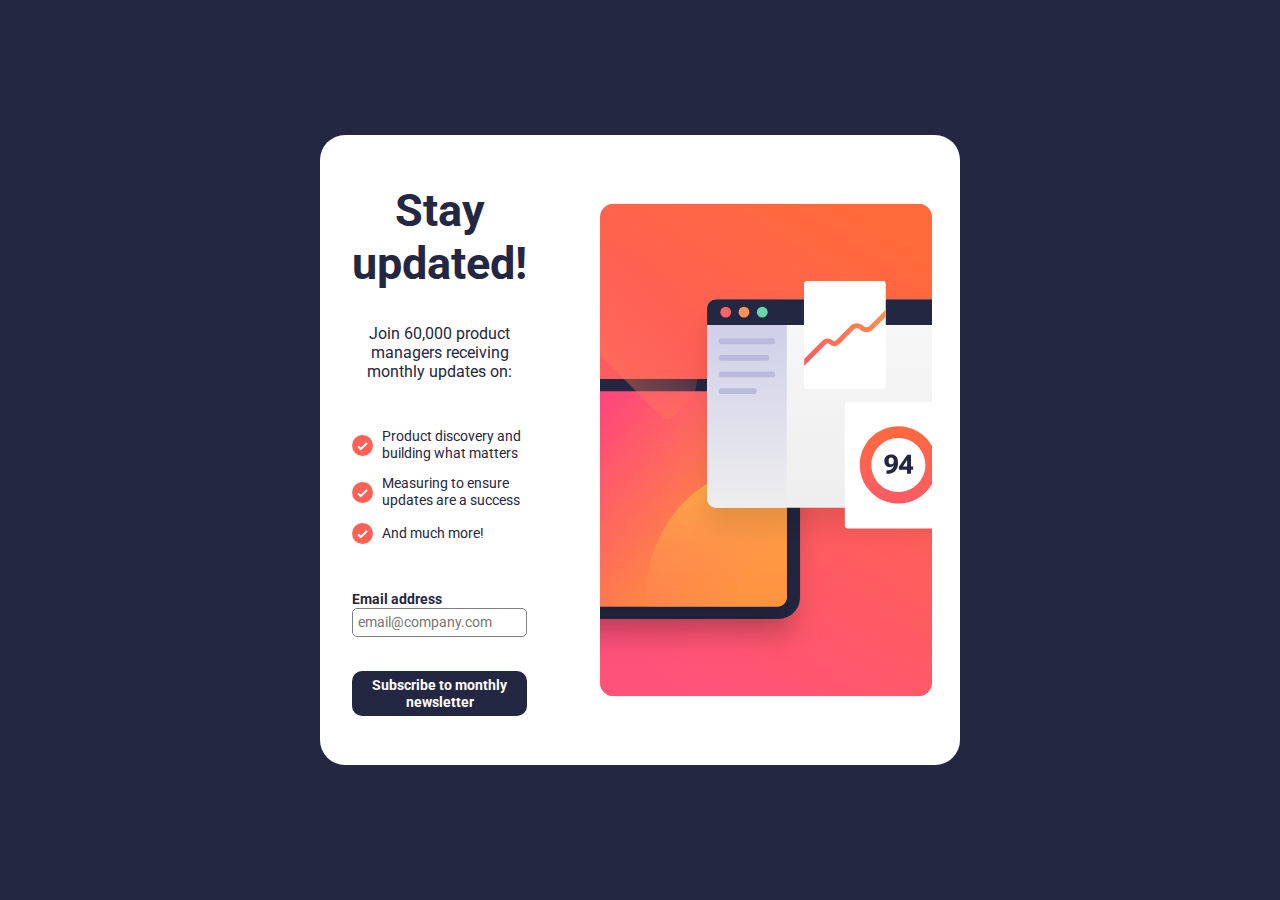
<file: index.html>
<!DOCTYPE html>
<html lang="en">

<head>
  <meta charset="UTF-8">
  <meta name="viewport" content="width=device-width, initial-scale=1.0">
  <link rel="preconnect" href="https://fonts.googleapis.com">
  <link rel="preconnect" href="https://fonts.gstatic.com" crossorigin>
  <link
    href="https://fonts.googleapis.com/css2?family=Roboto:ital,wght@0,100;0,300;0,400;0,500;0,700;0,900;1,100;1,300;1,400;1,500;1,700;1,900&display=swap"
    rel="stylesheet">
  <link rel="stylesheet" href="styles.css">
  <script src="main.js" defer></script>
  <title>Frontend Mentor - Newsletter Sign-up form with success message</title>
</head>

<body>

  <section class="container">
    <div class="left-container">
      <h1 class="left-container-h1">Stay updated!</h1>
      <p class="left-container-p">Join 60,000 product managers receiving monthly updates on:</p>
      <div class="left-container-list-container">
        <div class="left-container-list">
          <img src="assets/images/icon-list.svg" alt="check icon">
          <p class="left-container-list-p">Product discovery and building what matters</p>
        </div>
        <div class="left-container-list">
          <img src="assets/images/icon-list.svg" alt="check icon">
          <p class="left-container-list-p">Measuring to ensure updates are a success</p>
        </div>
        <div class="left-container-list">
          <img src="assets/images/icon-list.svg" alt="check icon">
          <p class="left-container-list-p">And much more!</p>
        </div>
      </div>
      <form class="left-container-input" action="POST">Email address
        <input class="left-container-input-form" type="email" id="emailInput" placeholder="email@company.com" required>
      </form>
      <button type="button" class="left-container-button" id="submit-button">Subscribe to monthly newsletter</button>
      <p class="error-message" style="color: red; display: none;"></p>
    </div>

    <div class="right-container">
      <img class="right-container-img" src="assets/images/illustration-sign-up-desktop.svg" alt="">
      <img class="right-container-img-mobile" src="assets/images/illustration-sign-up-mobile.svg" alt="">
    </div>

  </section>

</body>

</html>

<!-- Success message end -->
<!--   
  <div class="attribution">
    Challenge by <a href="https://www.frontendmentor.io?ref=challenge" target="_blank">Frontend Mentor</a>. 
    Coded by <a href="#">Your Name Here</a>.
  </div> -->
</file>
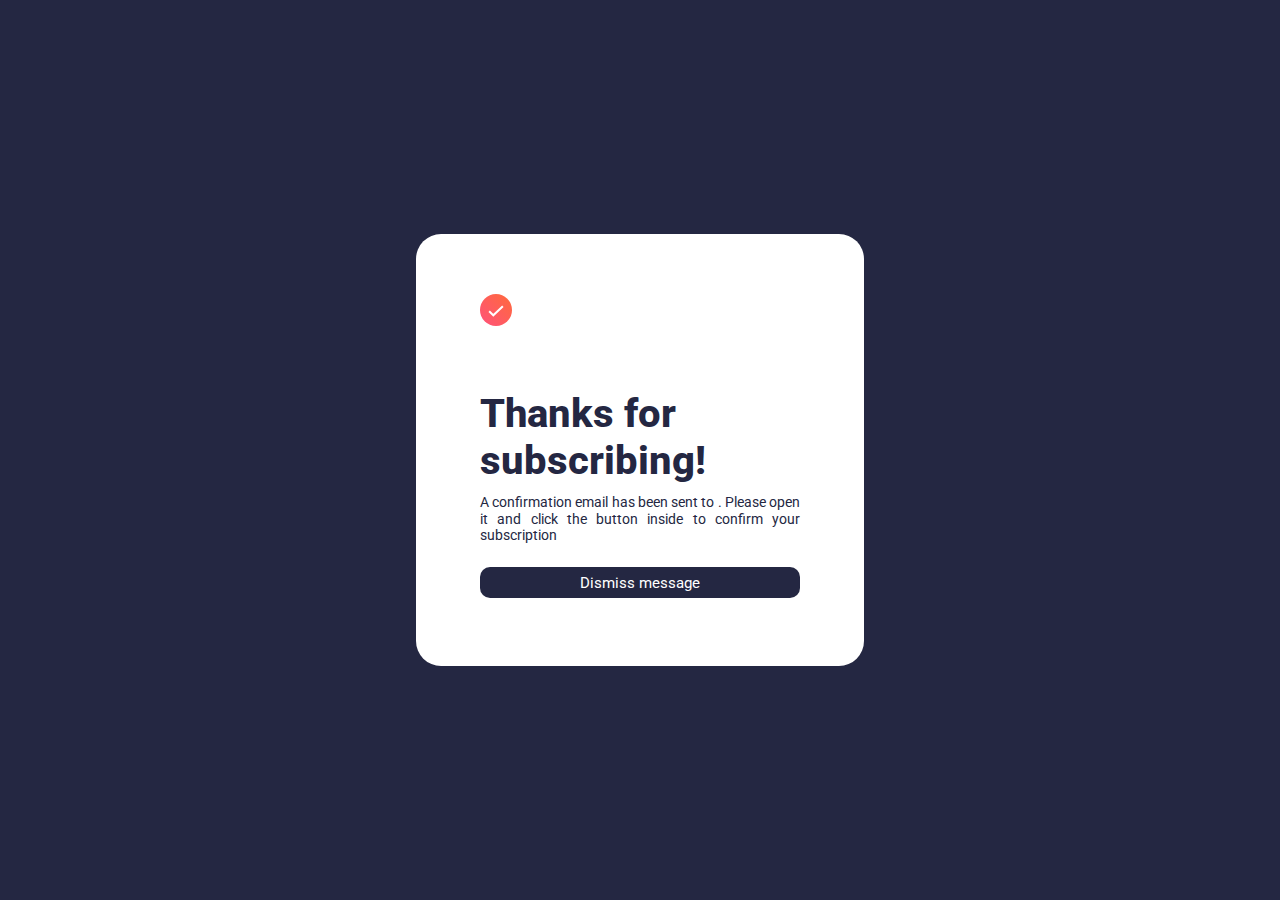
<file: successPage.html>
<!DOCTYPE html>
<html lang="en">

<head>
    <meta charset="UTF-8">
    <meta name="viewport" content="width=device-width, initial-scale=1.0">
    <link rel="stylesheet" href="styles.css">
    <link rel="preconnect" href="https://fonts.googleapis.com">
    <link rel="preconnect" href="https://fonts.gstatic.com" crossorigin>
    <link
        href="https://fonts.googleapis.com/css2?family=Roboto:ital,wght@0,100;0,300;0,400;0,500;0,700;0,900;1,100;1,300;1,400;1,500;1,700;1,900&display=swap"
        rel="stylesheet">
    <script src="main.js"></script>
    <title>Frontend Mentor - Newsletter Sign-up form with success message // Success Page</title>
</head>

<body>
    <section class="section-success">
        <div class="container-success">
            <img class="img-success" src="assets/images/icon-success.svg" alt="success tick">
            <h1 class="h1-success">Thanks for subscribing!</h1>
            <p class="p-success">A confirmation email has been sent to <span id="entered-email-address"></span>. Please open
                it and click the button inside to confirm your subscription</p>
            <button class="button-success">Dismiss message</button>
        </div>
    </section>
</body>

</html>
</file>
<file: styles.css>
* {
    padding: 0;
    margin: 0;
    box-sizing: border-box;
    font-family: 'Roboto', sans-serif;
    font-size: 16px;
    caret-color: transparent;
    font-weight: 400;
}

body {
    background-color: hsl(234, 29%, 20%);
    display: flex;
    align-items: center;
    justify-content: center;
    height: 100vh;
    width: 100vw;
}

.container {
    background-color: white;
    display: flex;
    align-items: center;
    justify-content: center;
    width: 50%;
    height: 70%;
    border-radius: 25px;
    overflow: hidden;
    gap: 5%;
}

.left-container {
    display: flex;
    height: 100%;
    width: 100%;
    flex-direction: column;
    align-items: center;
    justify-content: space-around;
    flex: 1;
    padding: 5%;
}

.left-container-h1 {
    width: 100%;
    text-align: center;
    font-size: calc(2rem + 1vw);
    font-weight: 700;
    color: hsl(234, 29%, 20%);
}

.left-container-p {
    width: 100%;
    text-align: center;
    font-size: calc(0.2rem + 1vw);
    color: hsl(234, 29%, 20%);
}

.left-container-list-container {
    width: 100%;
    height: 25%;
    display: flex;
    flex-direction: column;
    justify-content: space-evenly;
    align-items: center;
}

.left-container-list {
    width: 100%;
    display: flex;
    justify-content: center;
    align-items: center;
}

.left-container-list-p {
    width: 100%;
    text-align: start;
    padding-left: 5%;
    color: hsl(234, 29%, 20%);
    font-size: calc(0.1rem + 1vw);
}

.left-container-input {
    width: 100%;
    color: hsl(234, 29%, 20%);
    font-weight: 700;
    font-size: calc(0.1rem + 1vw);
}

.left-container-input-form {
    width: 100%;
    padding: 3%;
    border: 1px grey solid;
    border-radius: 5px;
    font-size: calc(0.1rem + 1vw);
}

.left-container-button {
    width: 100%;
    padding: 3%;
    background-color: hsl(234, 29%, 20%);
    color: white;
    font-weight: 700;
    border: none;
    border-radius: 10px;
    font-size: calc(0.1rem + 1vw);
    transition: transform 0.2s, box-shadow 0.2s;
}

.left-container-button:active {
    transform: translateY(2px);
    box-shadow: 0 2px 4px rgba(0, 0, 0, 0.3);
}

.left-container-button:hover {
    cursor: pointer;
}

.right-container {
    display: flex;
    align-items: center;
    justify-content: center;
    height: 100%;
}

.right-container-img {
    display: flex;
    height: 100%;
    width: 95%;
    padding-right: 5%;
}

/***** Success Page selectors *****/
.section-success {
    display: flex;
    flex-direction: column;
    justify-content: center;
    align-items: center;
    width: 100vw;
    height: 100vh;
}


.container-success {
    display: flex;
    flex-direction: column;
    justify-content: space-around;
    height: calc(45vw * 0.75);
    width: 35%;
    background-color: white;
    border-radius: 25px;
    padding: 0 5% 5%;
}

.img-success {
    height: calc(15vw * 0.75);
    width: 10%;
}

.h1-success {
    font-size: calc(3vw + 2px);
    font-weight: 800;
    color: hsl(234, 29%, 20%);
}

.p-success {
    font-size: calc(1vw + 1px);
    color: hsl(234, 29%, 20%);
    font-weight: 400;
    text-align: justify;
}

.button-success {
    font-size: calc(1vw + 2px);
    color: hsl(0, 0%, 100%);
    background-color: hsl(234, 29%, 20%);
    border: none;
    padding: 2%;
    border-radius: 10px;
    margin-top: 5%;
    font-weight: 400;
}


/***** Media Queries *****/

@media (min-width: 751px) {
    .right-container-img {
        display: flex;
    }

    .right-container-img-mobile {
        display: none;
    }
}

@media (max-width: 750px) {
    .container {
        width: 100vw;
        height: 100vh;
        border-radius: 0;
        flex-direction: column-reverse;
        padding: 0;
    }

    .left-container {
        width: 100%;
        flex: 2;
    }

    .right-container {
        width: 100%;
        flex: 1;
    }
    
    .right-container-img {
        display: none;
    }

    .right-container-img-mobile {
        display: flex;
        width: 100%;
        border-bottom-left-radius: 25px;
        border-bottom-right-radius: 25px;
        top: 0;
        object-fit: cover;
    }

    .left-container-h1 {
        text-align: start;
        font-size: calc(3rem + 1vw);
        padding: 0;
    }

    .left-container-p {
        text-align: start;
        font-size: calc(1rem + 1vw);
        padding: 2%
    }

    .left-container-list-p {
        font-size: calc(0.5rem + 1vw);
        padding: 2%
    }

    .left-container-input {
        font-size: calc(0.5rem + 1vw);
    }

    .left-container-input-form {
        font-size: calc(0.5rem + 1vw);
    }

    .left-container-button {
        font-size: calc(0.5rem + 1vw);
    }
}
</file>
